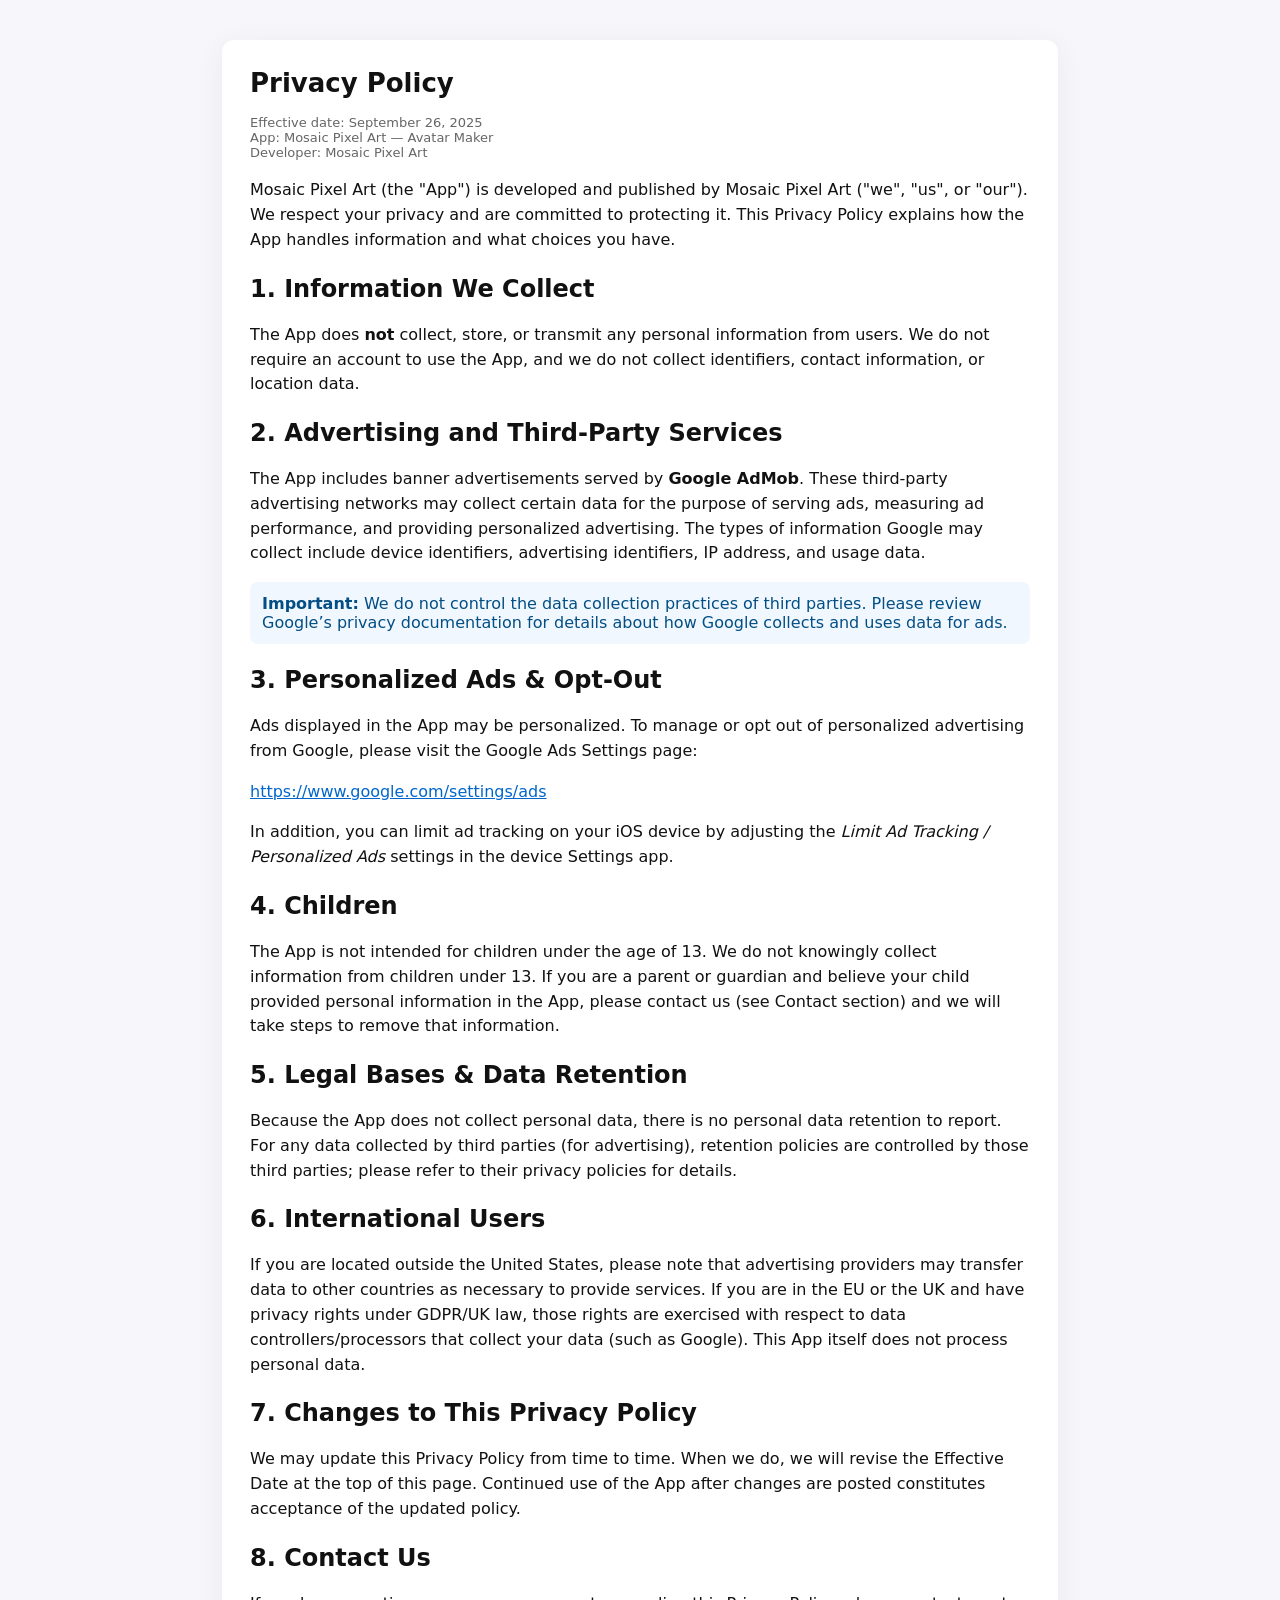
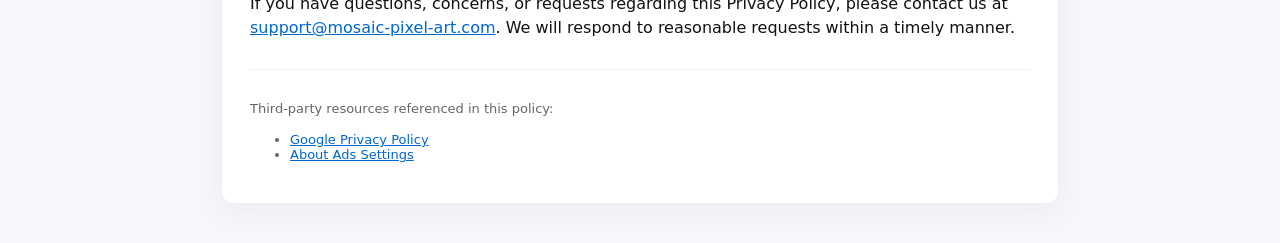
<file: pp/index.html>
<!doctype html>
<html lang="en">
<head>
  <meta charset="utf-8">
  <meta name="viewport" content="width=device-width,initial-scale=1">
  <title>BrightByte Privacy Policy</title>
  <style>
    body{font-family:system-ui,-apple-system,Segoe UI,Roboto,'Helvetica Neue',Arial;margin:0;background:#f7f7fb;color:#111}
    .container{max-width:780px;margin:40px auto;padding:28px;background:#fff;border-radius:12px;box-shadow:0 6px 30px rgba(20,20,40,0.06)}
    h1{font-size:26px;margin-top:0}
    p{line-height:1.55}
    a{color:#0066cc}
    h2{margin-top:22px}
    .meta{font-size:13px;color:#666;margin-bottom:18px}
    footer{font-size:13px;color:#666;margin-top:28px;border-top:1px solid #efefef;padding-top:16px}
    .note{background:#f1f7ff;padding:12px;border-radius:8px;margin:12px 0;color:#034f84}
  </style>
</head>
<body>
  <main class="container">
    <h1>Privacy Policy</h1>
    <div class="meta">Effective date: September 26, 2025<br>App: Mosaic Pixel Art — Avatar Maker<br>Developer: Mosaic Pixel Art</div>

    <p>Mosaic Pixel Art (the "App") is developed and published by Mosaic Pixel Art ("we", "us", or "our"). We respect your privacy and are committed to protecting it. This Privacy Policy explains how the App handles information and what choices you have.</p>

    <h2>1. Information We Collect</h2>
    <p>The App does <strong>not</strong> collect, store, or transmit any personal information from users. We do not require an account to use the App, and we do not collect identifiers, contact information, or location data.</p>

    <h2>2. Advertising and Third‑Party Services</h2>
    <p>The App includes banner advertisements served by <strong>Google AdMob</strong>. These third‑party advertising networks may collect certain data for the purpose of serving ads, measuring ad performance, and providing personalized advertising. The types of information Google may collect include device identifiers, advertising identifiers, IP address, and usage data.</p>

    <div class="note">
      <strong>Important:</strong> We do not control the data collection practices of third parties. Please review Google’s privacy documentation for details about how Google collects and uses data for ads.
    </div>

    <h2>3. Personalized Ads & Opt‑Out</h2>
    <p>Ads displayed in the App may be personalized. To manage or opt out of personalized advertising from Google, please visit the Google Ads Settings page:</p>
    <p><a href="https://www.google.com/settings/ads" target="_blank" rel="noopener">https://www.google.com/settings/ads</a></p>
    <p>In addition, you can limit ad tracking on your iOS device by adjusting the <em>Limit Ad Tracking / Personalized Ads</em> settings in the device Settings app.</p>

    <h2>4. Children</h2>
    <p>The App is not intended for children under the age of 13. We do not knowingly collect information from children under 13. If you are a parent or guardian and believe your child provided personal information in the App, please contact us (see Contact section) and we will take steps to remove that information.</p>

    <h2>5. Legal Bases & Data Retention</h2>
    <p>Because the App does not collect personal data, there is no personal data retention to report. For any data collected by third parties (for advertising), retention policies are controlled by those third parties; please refer to their privacy policies for details.</p>

    <h2>6. International Users</h2>
    <p>If you are located outside the United States, please note that advertising providers may transfer data to other countries as necessary to provide services. If you are in the EU or the UK and have privacy rights under GDPR/UK law, those rights are exercised with respect to data controllers/processors that collect your data (such as Google). This App itself does not process personal data.</p>

    <h2>7. Changes to This Privacy Policy</h2>
    <p>We may update this Privacy Policy from time to time. When we do, we will revise the Effective Date at the top of this page. Continued use of the App after changes are posted constitutes acceptance of the updated policy.</p>

    <h2>8. Contact Us</h2>
    <p>If you have questions, concerns, or requests regarding this Privacy Policy, please contact us at <a href="mailto:support@mosaic-pixel-art.com">support@mosaic-pixel-art.com</a>. We will respond to reasonable requests within a timely manner.</p>

    <footer>
      <p>Third‑party resources referenced in this policy:</p>
      <ul>
        <li><a href="https://policies.google.com/privacy" target="_blank" rel="noopener">Google Privacy Policy</a></li>
        <li><a href="https://support.google.com/ads/answer/2662922" target="_blank" rel="noopener">About Ads Settings</a></li>
      </ul>
    </footer>
  </main>
</body>
</html>
</file>
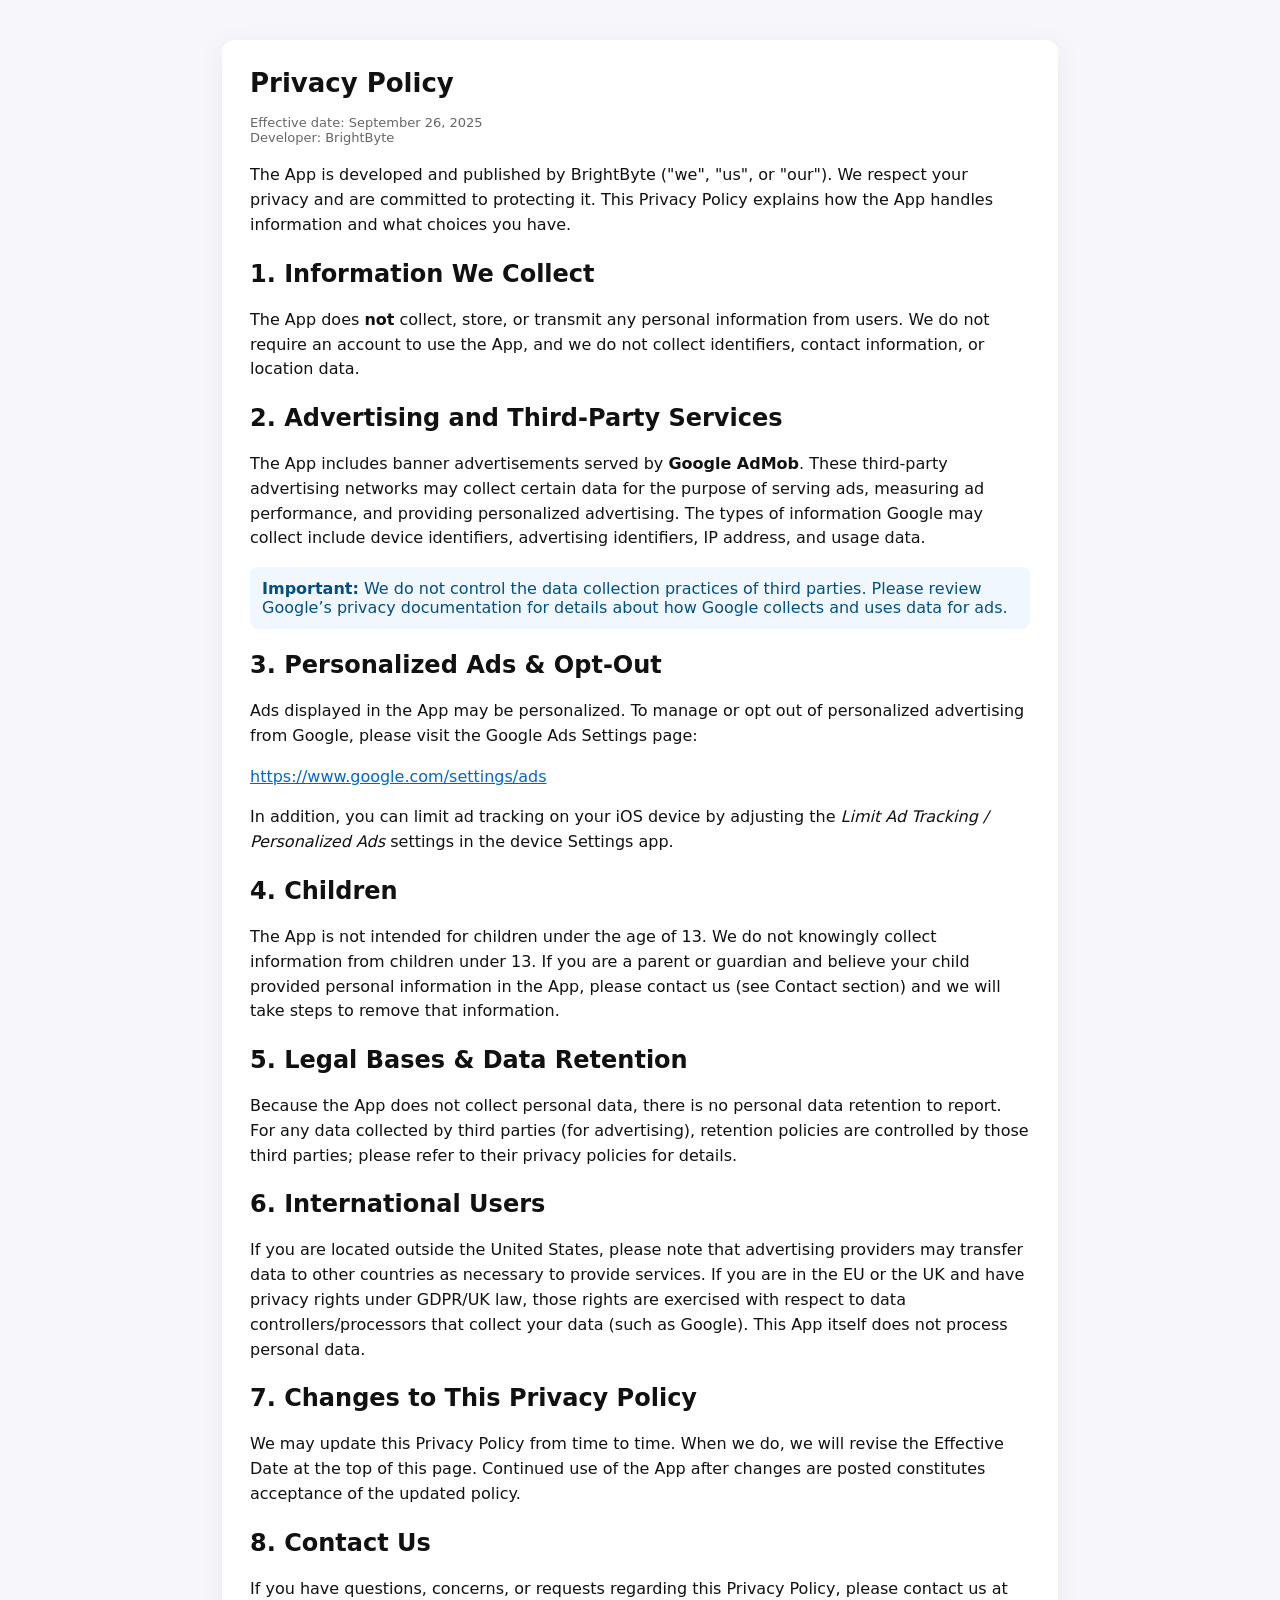
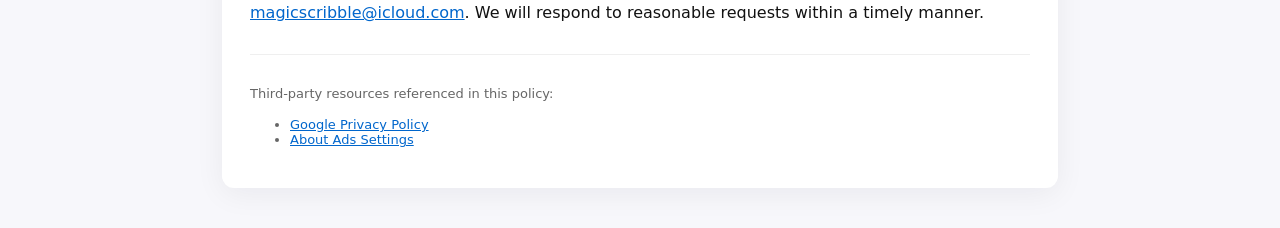
<file: privacy.html>
<!doctype html>
<html lang="en">
<head>
  <meta charset="utf-8">
  <meta name="viewport" content="width=device-width,initial-scale=1">
  <title>BrightByte Privacy Policy</title>
  <style>
    body{font-family:system-ui,-apple-system,Segoe UI,Roboto,'Helvetica Neue',Arial;margin:0;background:#f7f7fb;color:#111}
    .container{max-width:780px;margin:40px auto;padding:28px;background:#fff;border-radius:12px;box-shadow:0 6px 30px rgba(20,20,40,0.06)}
    h1{font-size:26px;margin-top:0}
    p{line-height:1.55}
    a{color:#0066cc}
    h2{margin-top:22px}
    .meta{font-size:13px;color:#666;margin-bottom:18px}
    footer{font-size:13px;color:#666;margin-top:28px;border-top:1px solid #efefef;padding-top:16px}
    .note{background:#f1f7ff;padding:12px;border-radius:8px;margin:12px 0;color:#034f84}
  </style>
</head>
<body>
  <main class="container">
    <h1>Privacy Policy</h1>
    <div class="meta">Effective date: September 26, 2025<br>Developer: BrightByte</div>

    <p>The App is developed and published by BrightByte ("we", "us", or "our"). We respect your privacy and are committed to protecting it. This Privacy Policy explains how the App handles information and what choices you have.</p>

    <h2>1. Information We Collect</h2>
    <p>The App does <strong>not</strong> collect, store, or transmit any personal information from users. We do not require an account to use the App, and we do not collect identifiers, contact information, or location data.</p>

    <h2>2. Advertising and Third‑Party Services</h2>
    <p>The App includes banner advertisements served by <strong>Google AdMob</strong>. These third‑party advertising networks may collect certain data for the purpose of serving ads, measuring ad performance, and providing personalized advertising. The types of information Google may collect include device identifiers, advertising identifiers, IP address, and usage data.</p>

    <div class="note">
      <strong>Important:</strong> We do not control the data collection practices of third parties. Please review Google’s privacy documentation for details about how Google collects and uses data for ads.
    </div>

    <h2>3. Personalized Ads & Opt‑Out</h2>
    <p>Ads displayed in the App may be personalized. To manage or opt out of personalized advertising from Google, please visit the Google Ads Settings page:</p>
    <p><a href="https://www.google.com/settings/ads" target="_blank" rel="noopener">https://www.google.com/settings/ads</a></p>
    <p>In addition, you can limit ad tracking on your iOS device by adjusting the <em>Limit Ad Tracking / Personalized Ads</em> settings in the device Settings app.</p>

    <h2>4. Children</h2>
    <p>The App is not intended for children under the age of 13. We do not knowingly collect information from children under 13. If you are a parent or guardian and believe your child provided personal information in the App, please contact us (see Contact section) and we will take steps to remove that information.</p>

    <h2>5. Legal Bases & Data Retention</h2>
    <p>Because the App does not collect personal data, there is no personal data retention to report. For any data collected by third parties (for advertising), retention policies are controlled by those third parties; please refer to their privacy policies for details.</p>

    <h2>6. International Users</h2>
    <p>If you are located outside the United States, please note that advertising providers may transfer data to other countries as necessary to provide services. If you are in the EU or the UK and have privacy rights under GDPR/UK law, those rights are exercised with respect to data controllers/processors that collect your data (such as Google). This App itself does not process personal data.</p>

    <h2>7. Changes to This Privacy Policy</h2>
    <p>We may update this Privacy Policy from time to time. When we do, we will revise the Effective Date at the top of this page. Continued use of the App after changes are posted constitutes acceptance of the updated policy.</p>

    <h2>8. Contact Us</h2>
    <p>If you have questions, concerns, or requests regarding this Privacy Policy, please contact us at <a href="magicscribble@icloud.com">magicscribble@icloud.com</a>. We will respond to reasonable requests within a timely manner.</p>

    <footer>
      <p>Third‑party resources referenced in this policy:</p>
      <ul>
        <li><a href="https://policies.google.com/privacy" target="_blank" rel="noopener">Google Privacy Policy</a></li>
        <li><a href="https://support.google.com/ads/answer/2662922" target="_blank" rel="noopener">About Ads Settings</a></li>
      </ul>
    </footer>
  </main>
</body>
</html>
</file>
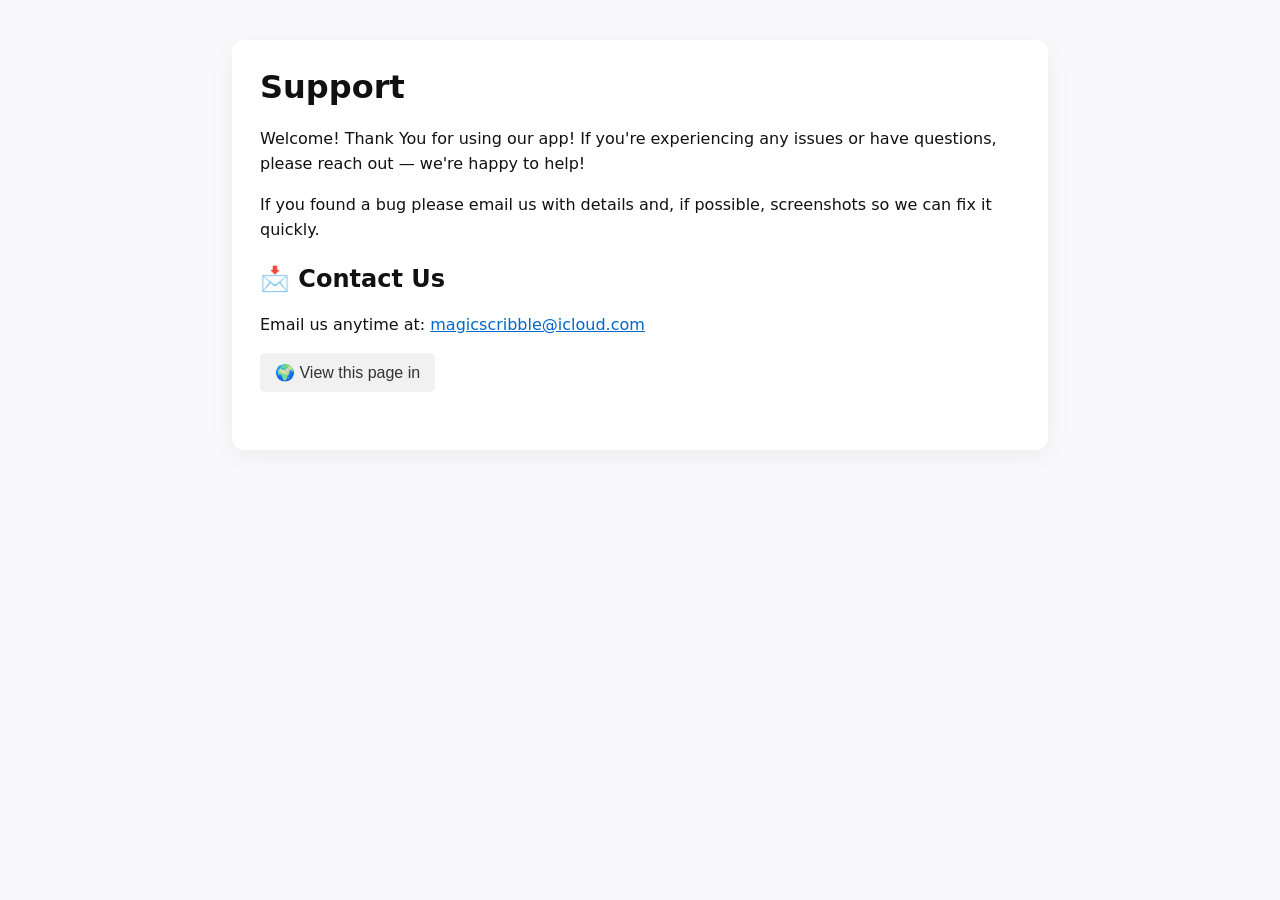
<file: support.html>
<!doctype html>
<html lang="en">
<head>
  <meta charset="utf-8">
  <meta name="viewport" content="width=device-width,initial-scale=1">
  <title>Support</title>
  <style>
    body {font-family: system-ui, -apple-system, Segoe UI, Roboto, sans-serif;
          margin: 0; background: #f9f9fb; color: #111;}
    .container {max-width: 760px; margin: 40px auto; padding: 28px;
                background: #fff; border-radius: 12px;
                box-shadow: 0 6px 24px rgba(0,0,0,0.06);}
    h1 {margin-top: 0;}
    h2 {margin-top: 22px;}
    p, li {line-height: 1.55;}
    a {color: #0066cc;}
    footer {font-size: 13px; color: #666; margin-top: 30px; border-top: 1px solid #eee; padding-top: 16px;}
  </style>
</head>
<body>
  <main class="container">
    <h1>Support</h1>
    <p>Welcome! Thank You for using our app! If you're experiencing any issues or have questions, please reach out — we're happy to help!</p>
    <p>If you found a bug please email us with details and, if possible, screenshots so we can fix it quickly.</p>
    
    <h2>📩 Contact Us</h2>
    <p>Email us anytime at: <a href="mailto:magicscribble@icloud.com">magicscribble@icloud.com</a></p>
    
    <!-- Translation links -->
<style>
.translate-dropdown {
  position: relative;
  display: inline-block;
  font-family: sans-serif;
}

.translate-dropdown button {
  background-color: #f1f1f1;
  color: #333;
  padding: 10px 15px;
  font-size: 16px;
  border: none;
  cursor: pointer;
  border-radius: 5px;
}

.translate-dropdown button:hover {
  background-color: #ddd;
}

.translate-dropdown-content {
  display: none;
  position: absolute;
  background-color: #f9f9f9;
  min-width: 220px;
  box-shadow: 0px 8px 16px rgba(0,0,0,0.2);
  z-index: 1;
  border-radius: 5px;
  padding: 0;
  margin: 0;
}

.translate-dropdown-content a {
  color: black;
  padding: 10px 15px;
  text-decoration: none;
  display: block;
}

.translate-dropdown-content a:hover {
  background-color: #eee;
}

.translate-dropdown:hover .translate-dropdown-content {
  display: block;
}
</style>

<div class="translate-dropdown">
  <button>🌍 View this page in</button>
  <div class="translate-dropdown-content">
    <a href="https://translate.google.com/translate?hl=ar&sl=en&u=https://magicscribble.github.io/BrightByte/support.html">🇸🇦 Arabic</a>
    <a href="https://translate.google.com/translate?hl=bn&sl=en&u=https://magicscribble.github.io/BrightByte/support.html">🇧🇩 Bengali</a>
    <a href="https://translate.google.com/translate?hl=ca&sl=en&u=https://magicscribble.github.io/BrightByte/support.html">🇨🇦 Catalan</a>
    <a href="https://translate.google.com/translate?hl=zh-CN&sl=en&u=https://magicscribble.github.io/BrightByte/support.html">🇨🇳 Chinese Simplified</a>
    <a href="https://translate.google.com/translate?hl=zh-TW&sl=en&u=https://magicscribble.github.io/BrightByte/support.html">🇹🇼 Chinese Traditional</a>
    <a href="https://translate.google.com/translate?hl=hr&sl=en&u=https://magicscribble.github.io/BrightByte/support.html">🇭🇷 Croatian</a>
    <a href="https://translate.google.com/translate?hl=cs&sl=en&u=https://magicscribble.github.io/BrightByte/support.html">🇨🇿 Czech</a>
    <a href="https://translate.google.com/translate?hl=da&sl=en&u=https://magicscribble.github.io/BrightByte/support.html">🇩🇰 Danish</a>
    <a href="https://translate.google.com/translate?hl=nl&sl=en&u=https://magicscribble.github.io/BrightByte/support.html">🇳🇱 Dutch</a>
    <a href="https://translate.google.com/translate?hl=en&sl=en&u=https://magicscribble.github.io/BrightByte/support.html">🇬🇧 English</a>
    <a href="https://translate.google.com/translate?hl=fi&sl=en&u=https://magicscribble.github.io/BrightByte/support.html">🇫🇮 Finnish</a>
    <a href="https://translate.google.com/translate?hl=fr&sl=en&u=https://magicscribble.github.io/BrightByte/support.html">🇫🇷 French</a>
    <a href="https://translate.google.com/translate?hl=fr-CA&sl=en&u=https://magicscribble.github.io/BrightByte/support.html">🇨🇦 French (CA)</a>
    <a href="https://translate.google.com/translate?hl=de&sl=en&u=https://magicscribble.github.io/BrightByte/support.html">🇩🇪 German</a>
    <a href="https://translate.google.com/translate?hl=el&sl=en&u=https://magicscribble.github.io/BrightByte/support.html">🇬🇷 Greek</a>
    <a href="https://translate.google.com/translate?hl=he&sl=en&u=https://magicscribble.github.io/BrightByte/support.html">🇮🇱 Hebrew</a>
    <a href="https://translate.google.com/translate?hl=hi&sl=en&u=https://magicscribble.github.io/BrightByte/support.html">🇮🇳 Hindi</a>
    <a href="https://translate.google.com/translate?hl=hu&sl=en&u=https://magicscribble.github.io/BrightByte/support.html">🇭🇺 Hungarian</a>
    <a href="https://translate.google.com/translate?hl=id&sl=en&u=https://magicscribble.github.io/BrightByte/support.html">🇮🇩 Indonesian</a>
    <a href="https://translate.google.com/translate?hl=it&sl=en&u=https://magicscribble.github.io/BrightByte/support.html">🇮🇹 Italian</a>
    <a href="https://translate.google.com/translate?hl=ja&sl=en&u=https://magicscribble.github.io/BrightByte/support.html">🇯🇵 Japanese</a>
    <a href="https://translate.google.com/translate?hl=ko&sl=en&u=https://magicscribble.github.io/BrightByte/support.html">🇰🇷 Korean</a>
    <a href="https://translate.google.com/translate?hl=ms&sl=en&u=https://magicscribble.github.io/BrightByte/support.html">🇲🇾 Malay</a>
    <a href="https://translate.google.com/translate?hl=no&sl=en&u=https://magicscribble.github.io/BrightByte/support.html">🇳🇴 Norwegian</a>
    <a href="https://translate.google.com/translate?hl=pl&sl=en&u=https://magicscribble.github.io/BrightByte/support.html">🇵🇱 Polish</a>
    <a href="https://translate.google.com/translate?hl=pt&sl=en&u=https://magicscribble.github.io/BrightByte/support.html">🇵🇹 Portuguese</a>
    <a href="https://translate.google.com/translate?hl=pt-BR&sl=en&u=https://magicscribble.github.io/BrightByte/support.html">🇧🇷 Portuguese (BR)</a>
    <a href="https://translate.google.com/translate?hl=ro&sl=en&u=https://magicscribble.github.io/BrightByte/support.html">🇷🇴 Romanian</a>
    <a href="https://translate.google.com/translate?hl=ru&sl=en&u=https://magicscribble.github.io/BrightByte/support.html">🇷🇺 Russian</a>
    <a href="https://translate.google.com/translate?hl=sk&sl=en&u=https://magicscribble.github.io/BrightByte/support.html">🇸🇰 Slovak</a>
    <a href="https://translate.google.com/translate?hl=es&sl=en&u=https://magicscribble.github.io/BrightByte/support.html">🇪🇸 Spanish</a>
    <a href="https://translate.google.com/translate?hl=es-MX&sl=en&u=https://magicscribble.github.io/BrightByte/support.html">🇲🇽 Spanish (MX)</a>
    <a href="https://translate.google.com/translate?hl=sv&sl=en&u=https://magicscribble.github.io/BrightByte/support.html">🇸🇪 Swedish</a>
    <a href="https://translate.google.com/translate?hl=th&sl=en&u=https://magicscribble.github.io/BrightByte/support.html">🇹🇭 Thai</a>
    <a href="https://translate.google.com/translate?hl=tr&sl=en&u=https://magicscribble.github.io/BrightByte/support.html">🇹🇷 Turkish</a>
    <a href="https://translate.google.com/translate?hl=uk&sl=en&u=https://magicscribble.github.io/BrightByte/support.html">🇺🇦 Ukrainian</a>
    <a href="https://translate.google.com/translate?hl=vi&sl=en&u=https://magicscribble.github.io/BrightByte/support.html">🇻🇳 Vietnamese</a>
  </div>
</div>
    
    <!-- Translate widget inside container -->
    <div id="google_translate_element" style="margin-top:30px;"></div>
  </main>

  <script type="text/javascript">
    function googleTranslateElementInit() {
      new google.translate.TranslateElement(
        {pageLanguage: 'en'},
        'google_translate_element'
      );
    }
  </script>
  <script type="text/javascript" src="//translate.google.com/translate_a/element.js?cb=googleTranslateElementInit"></script>
</body>
</html>
</file>
